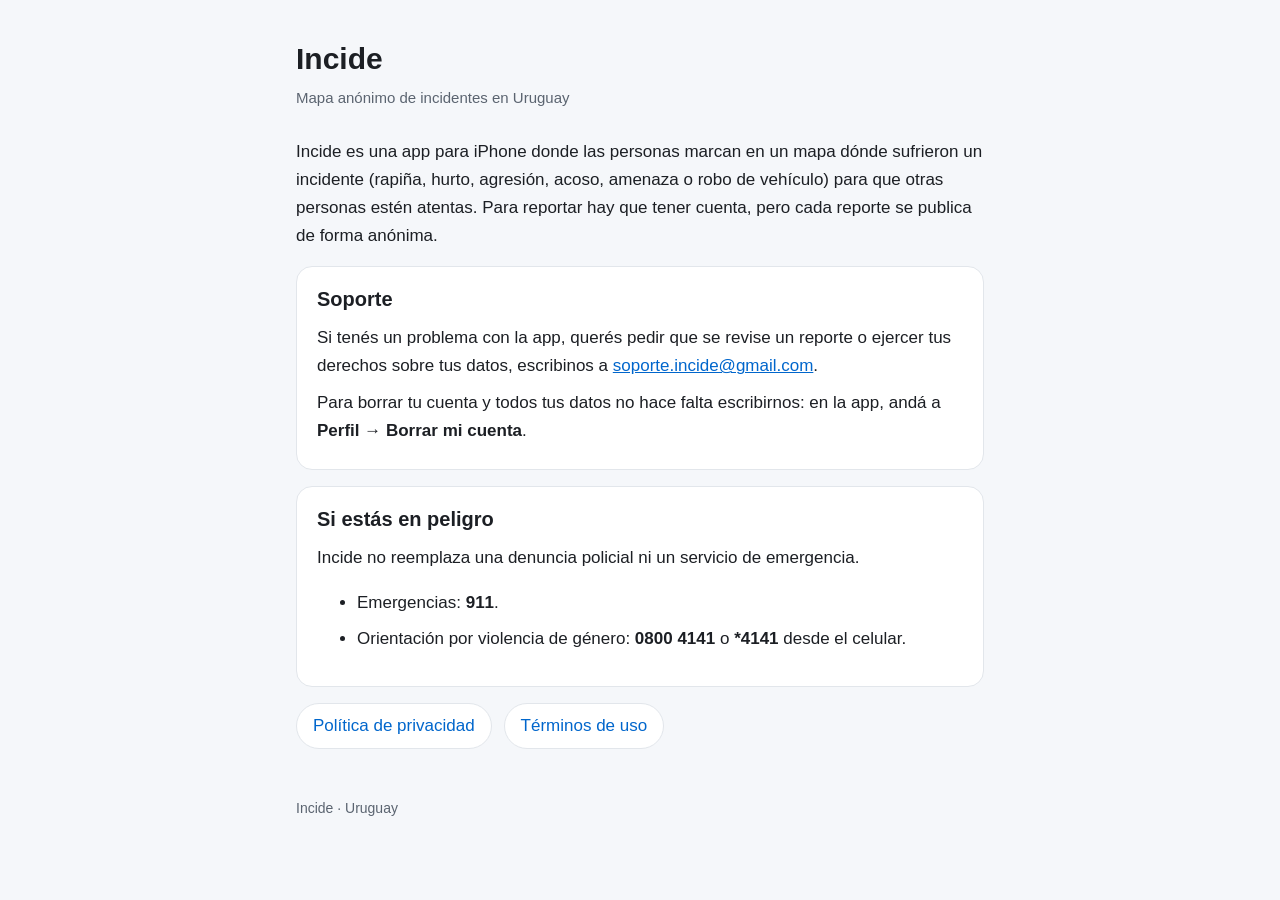
<file: index.html>
<!doctype html>
<html lang="es-UY">
<head>
  <meta charset="utf-8">
  <meta name="viewport" content="width=device-width, initial-scale=1">
  <title>Incide · Soporte</title>
  <link rel="stylesheet" href="estilo.css">
</head>
<body>
<main>
  <header>
    <h1>Incide</h1>
    <p class="fecha">Mapa anónimo de incidentes en Uruguay</p>
  </header>

  <p>Incide es una app para iPhone donde las personas marcan en un mapa dónde sufrieron un incidente (rapiña, hurto, agresión, acoso, amenaza o robo de vehículo) para que otras personas estén atentas. Para reportar hay que tener cuenta, pero cada reporte se publica de forma anónima.</p>

  <div class="tarjeta">
    <h2 style="margin-top:0">Soporte</h2>
    <p>Si tenés un problema con la app, querés pedir que se revise un reporte o ejercer tus derechos sobre tus datos, escribinos a <a href="mailto:soporte.incide@gmail.com">soporte.incide@gmail.com</a>.</p>
    <p>Para borrar tu cuenta y todos tus datos no hace falta escribirnos: en la app, andá a <strong>Perfil → Borrar mi cuenta</strong>.</p>
  </div>

  <div class="tarjeta">
    <h2 style="margin-top:0">Si estás en peligro</h2>
    <p>Incide no reemplaza una denuncia policial ni un servicio de emergencia.</p>
    <ul>
      <li>Emergencias: <strong>911</strong>.</li>
      <li>Orientación por violencia de género: <strong>0800 4141</strong> o <strong>*4141</strong> desde el celular.</li>
    </ul>
  </div>

  <nav class="paginas">
    <a href="privacidad.html">Política de privacidad</a>
    <a href="terminos.html">Términos de uso</a>
  </nav>

  <footer>Incide · Uruguay</footer>
</main>
</body>
</html>
</file>
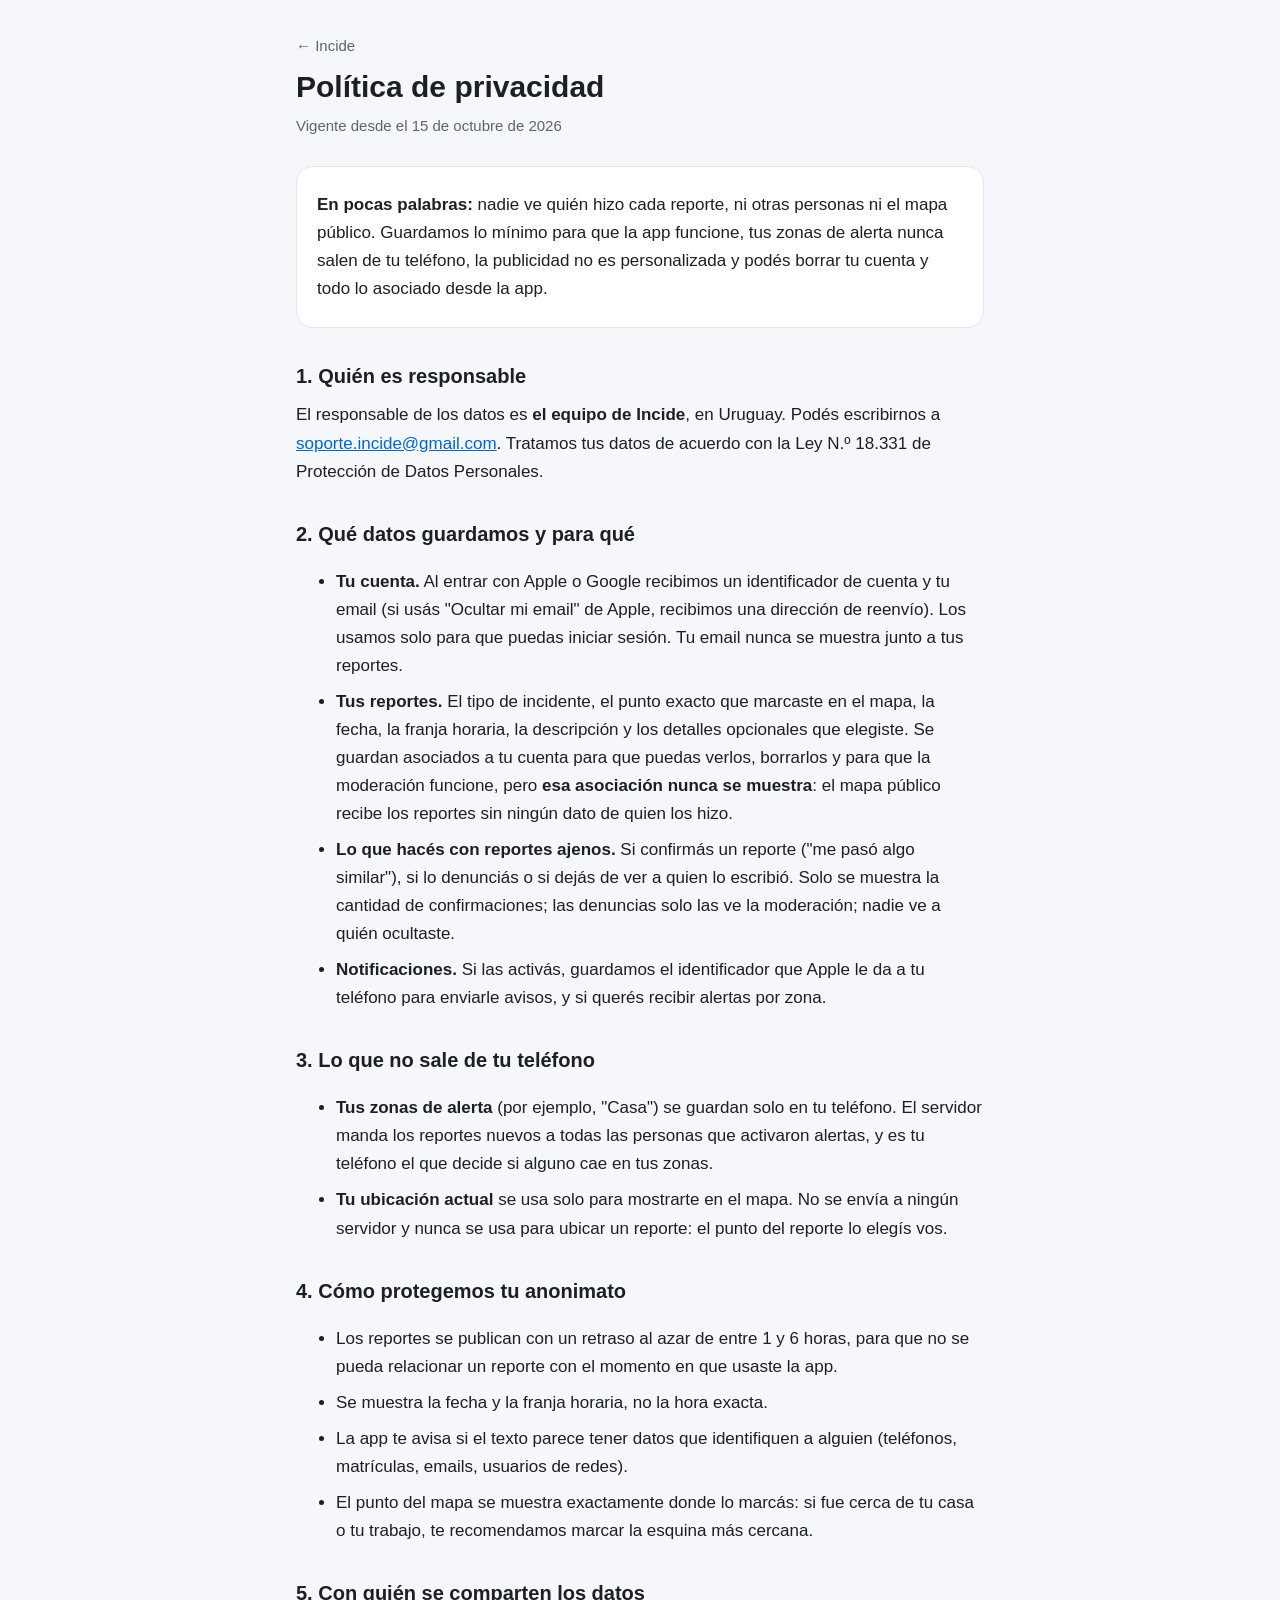
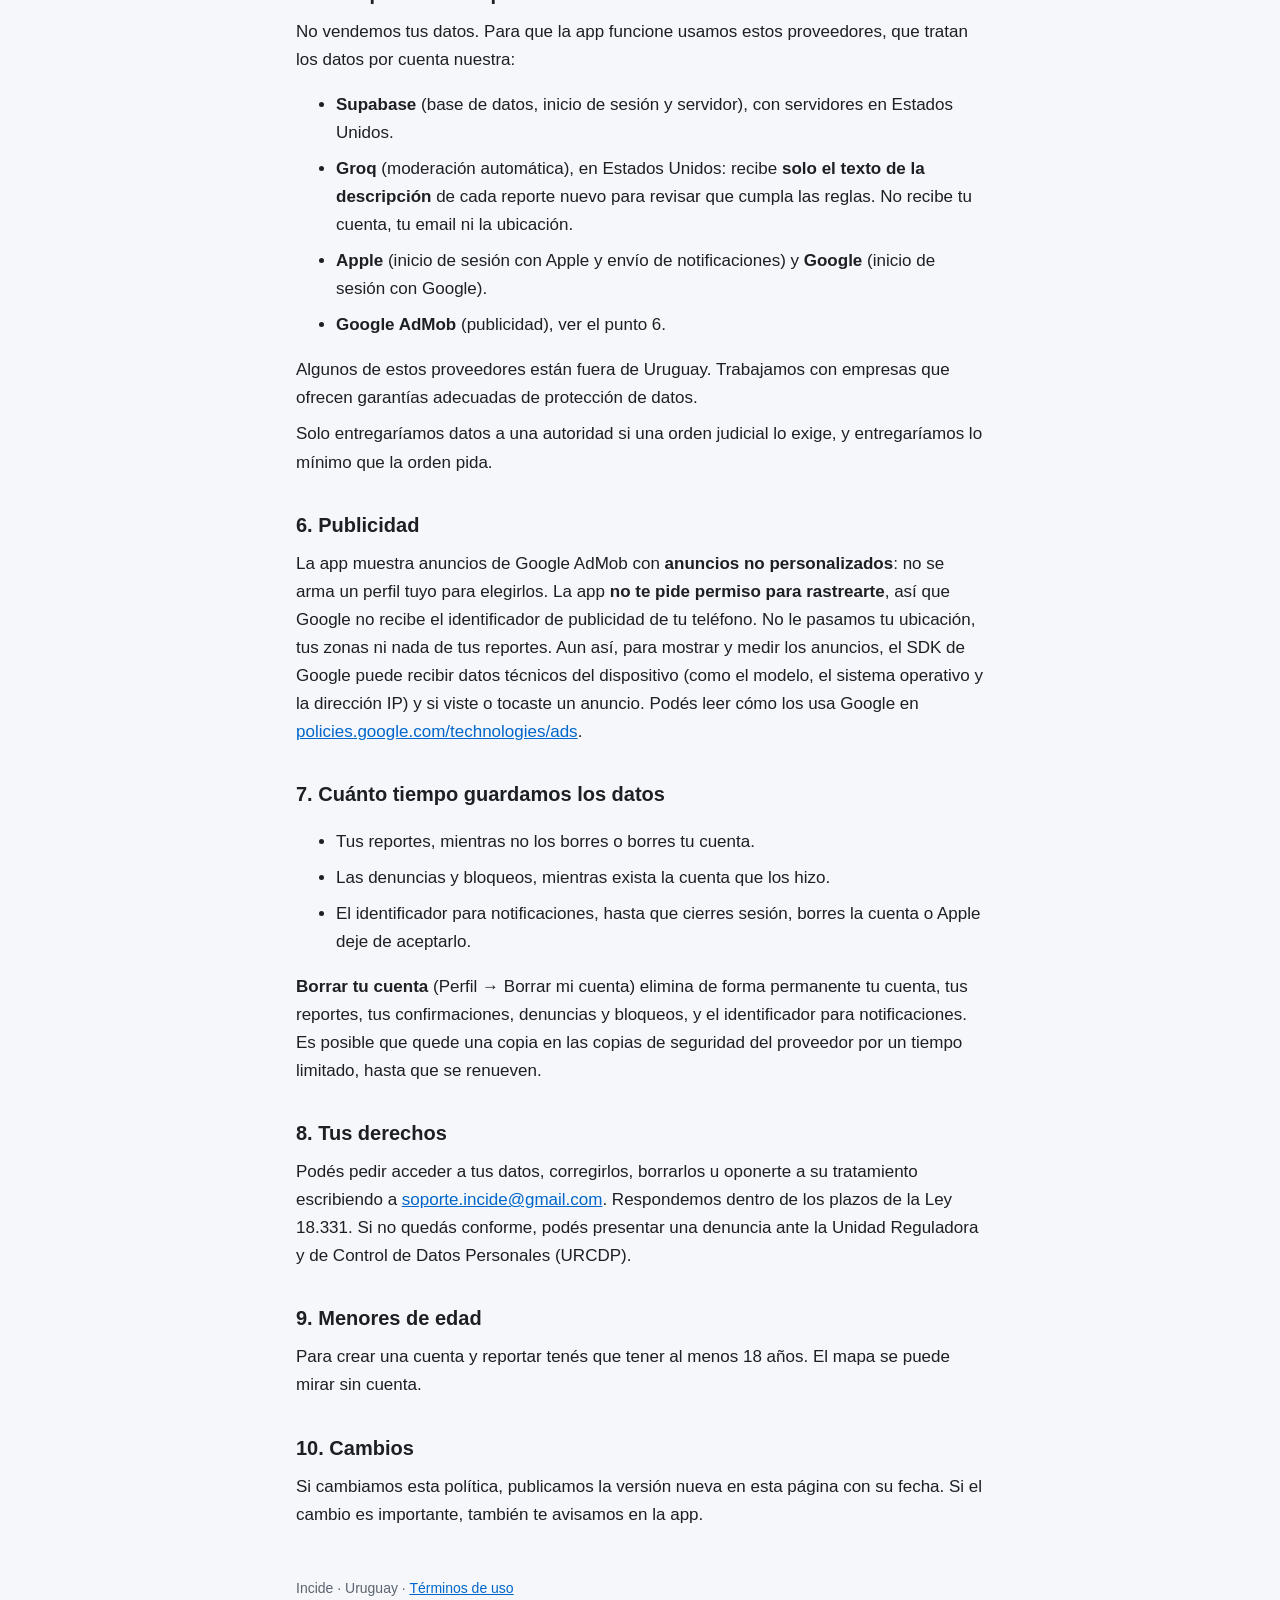
<file: privacidad.html>
<!doctype html>
<html lang="es-UY">
<head>
  <meta charset="utf-8">
  <meta name="viewport" content="width=device-width, initial-scale=1">
  <title>Incide · Política de privacidad</title>
  <link rel="stylesheet" href="estilo.css">
</head>
<body>
<main>
  <header>
    <a href="index.html">← Incide</a>
    <h1>Política de privacidad</h1>
    <p class="fecha">Vigente desde el 15 de octubre de 2026</p>
  </header>

  <div class="tarjeta">
    <p><strong>En pocas palabras:</strong> nadie ve quién hizo cada reporte, ni otras personas ni el mapa público. Guardamos lo mínimo para que la app funcione, tus zonas de alerta nunca salen de tu teléfono, la publicidad no es personalizada y podés borrar tu cuenta y todo lo asociado desde la app.</p>
  </div>

  <h2>1. Quién es responsable</h2>
  <p>El responsable de los datos es <strong>el equipo de Incide</strong>, en Uruguay. Podés escribirnos a <a href="mailto:soporte.incide@gmail.com">soporte.incide@gmail.com</a>. Tratamos tus datos de acuerdo con la Ley N.º 18.331 de Protección de Datos Personales.</p>

  <h2>2. Qué datos guardamos y para qué</h2>
  <ul>
    <li><strong>Tu cuenta.</strong> Al entrar con Apple o Google recibimos un identificador de cuenta y tu email (si usás "Ocultar mi email" de Apple, recibimos una dirección de reenvío). Los usamos solo para que puedas iniciar sesión. Tu email nunca se muestra junto a tus reportes.</li>
    <li><strong>Tus reportes.</strong> El tipo de incidente, el punto exacto que marcaste en el mapa, la fecha, la franja horaria, la descripción y los detalles opcionales que elegiste. Se guardan asociados a tu cuenta para que puedas verlos, borrarlos y para que la moderación funcione, pero <strong>esa asociación nunca se muestra</strong>: el mapa público recibe los reportes sin ningún dato de quien los hizo.</li>
    <li><strong>Lo que hacés con reportes ajenos.</strong> Si confirmás un reporte ("me pasó algo similar"), si lo denunciás o si dejás de ver a quien lo escribió. Solo se muestra la cantidad de confirmaciones; las denuncias solo las ve la moderación; nadie ve a quién ocultaste.</li>
    <li><strong>Notificaciones.</strong> Si las activás, guardamos el identificador que Apple le da a tu teléfono para enviarle avisos, y si querés recibir alertas por zona.</li>
  </ul>

  <h2>3. Lo que no sale de tu teléfono</h2>
  <ul>
    <li><strong>Tus zonas de alerta</strong> (por ejemplo, "Casa") se guardan solo en tu teléfono. El servidor manda los reportes nuevos a todas las personas que activaron alertas, y es tu teléfono el que decide si alguno cae en tus zonas.</li>
    <li><strong>Tu ubicación actual</strong> se usa solo para mostrarte en el mapa. No se envía a ningún servidor y nunca se usa para ubicar un reporte: el punto del reporte lo elegís vos.</li>
  </ul>

  <h2>4. Cómo protegemos tu anonimato</h2>
  <ul>
    <li>Los reportes se publican con un retraso al azar de entre 1 y 6 horas, para que no se pueda relacionar un reporte con el momento en que usaste la app.</li>
    <li>Se muestra la fecha y la franja horaria, no la hora exacta.</li>
    <li>La app te avisa si el texto parece tener datos que identifiquen a alguien (teléfonos, matrículas, emails, usuarios de redes).</li>
    <li>El punto del mapa se muestra exactamente donde lo marcás: si fue cerca de tu casa o tu trabajo, te recomendamos marcar la esquina más cercana.</li>
  </ul>

  <h2>5. Con quién se comparten los datos</h2>
  <p>No vendemos tus datos. Para que la app funcione usamos estos proveedores, que tratan los datos por cuenta nuestra:</p>
  <ul>
    <li><strong>Supabase</strong> (base de datos, inicio de sesión y servidor), con servidores en Estados Unidos.</li>
    <li><strong>Groq</strong> (moderación automática), en Estados Unidos: recibe <strong>solo el texto de la descripción</strong> de cada reporte nuevo para revisar que cumpla las reglas. No recibe tu cuenta, tu email ni la ubicación.</li>
    <li><strong>Apple</strong> (inicio de sesión con Apple y envío de notificaciones) y <strong>Google</strong> (inicio de sesión con Google).</li>
    <li><strong>Google AdMob</strong> (publicidad), ver el punto 6.</li>
  </ul>
  <p>Algunos de estos proveedores están fuera de Uruguay. Trabajamos con empresas que ofrecen garantías adecuadas de protección de datos.</p>
  <p>Solo entregaríamos datos a una autoridad si una orden judicial lo exige, y entregaríamos lo mínimo que la orden pida.</p>

  <h2>6. Publicidad</h2>
  <p>La app muestra anuncios de Google AdMob con <strong>anuncios no personalizados</strong>: no se arma un perfil tuyo para elegirlos. La app <strong>no te pide permiso para rastrearte</strong>, así que Google no recibe el identificador de publicidad de tu teléfono. No le pasamos tu ubicación, tus zonas ni nada de tus reportes. Aun así, para mostrar y medir los anuncios, el SDK de Google puede recibir datos técnicos del dispositivo (como el modelo, el sistema operativo y la dirección IP) y si viste o tocaste un anuncio. Podés leer cómo los usa Google en <a href="https://policies.google.com/technologies/ads?hl=es">policies.google.com/technologies/ads</a>.</p>

  <h2>7. Cuánto tiempo guardamos los datos</h2>
  <ul>
    <li>Tus reportes, mientras no los borres o borres tu cuenta.</li>
    <li>Las denuncias y bloqueos, mientras exista la cuenta que los hizo.</li>
    <li>El identificador para notificaciones, hasta que cierres sesión, borres la cuenta o Apple deje de aceptarlo.</li>
  </ul>
  <p><strong>Borrar tu cuenta</strong> (Perfil → Borrar mi cuenta) elimina de forma permanente tu cuenta, tus reportes, tus confirmaciones, denuncias y bloqueos, y el identificador para notificaciones. Es posible que quede una copia en las copias de seguridad del proveedor por un tiempo limitado, hasta que se renueven.</p>

  <h2>8. Tus derechos</h2>
  <p>Podés pedir acceder a tus datos, corregirlos, borrarlos u oponerte a su tratamiento escribiendo a <a href="mailto:soporte.incide@gmail.com">soporte.incide@gmail.com</a>. Respondemos dentro de los plazos de la Ley 18.331. Si no quedás conforme, podés presentar una denuncia ante la Unidad Reguladora y de Control de Datos Personales (URCDP).</p>

  <h2>9. Menores de edad</h2>
  <p>Para crear una cuenta y reportar tenés que tener al menos 18 años. El mapa se puede mirar sin cuenta.</p>

  <h2>10. Cambios</h2>
  <p>Si cambiamos esta política, publicamos la versión nueva en esta página con su fecha. Si el cambio es importante, también te avisamos en la app.</p>

  <footer>Incide · Uruguay · <a href="terminos.html">Términos de uso</a></footer>
</main>
</body>
</html>
</file>
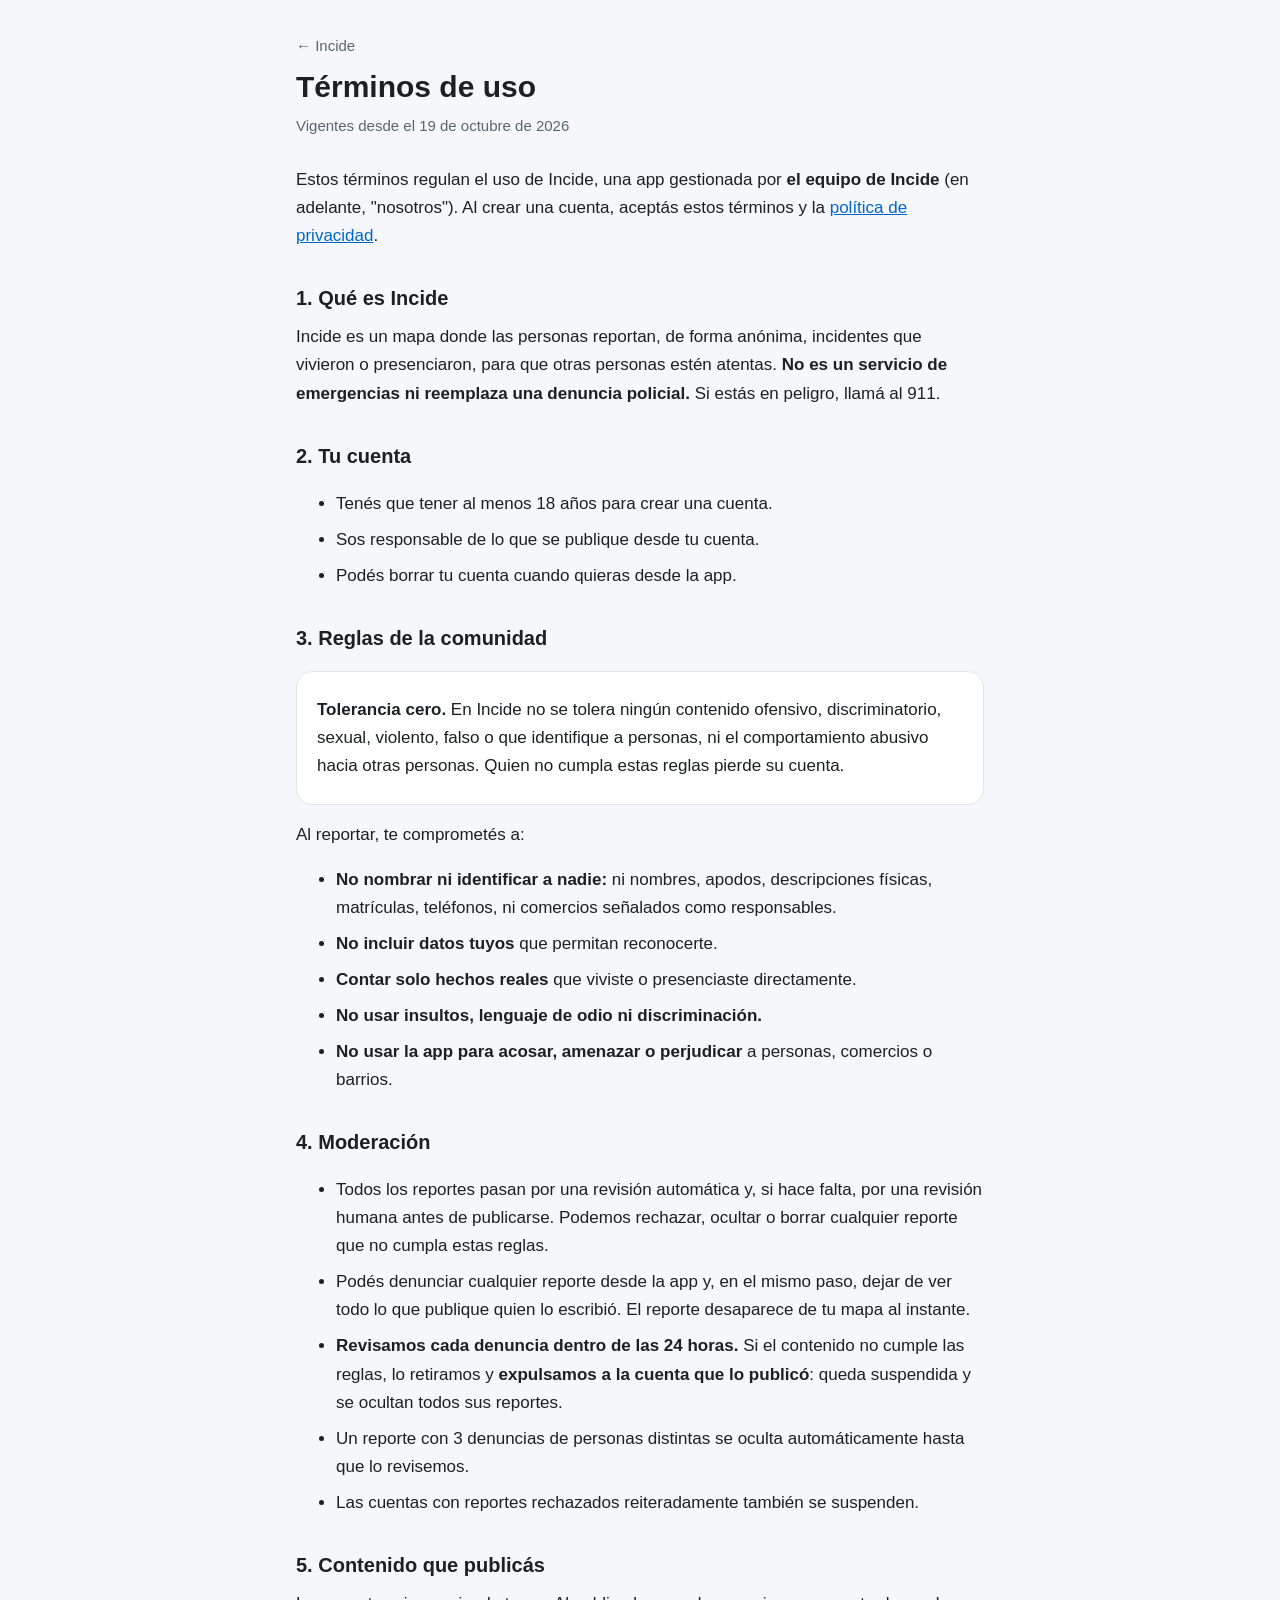
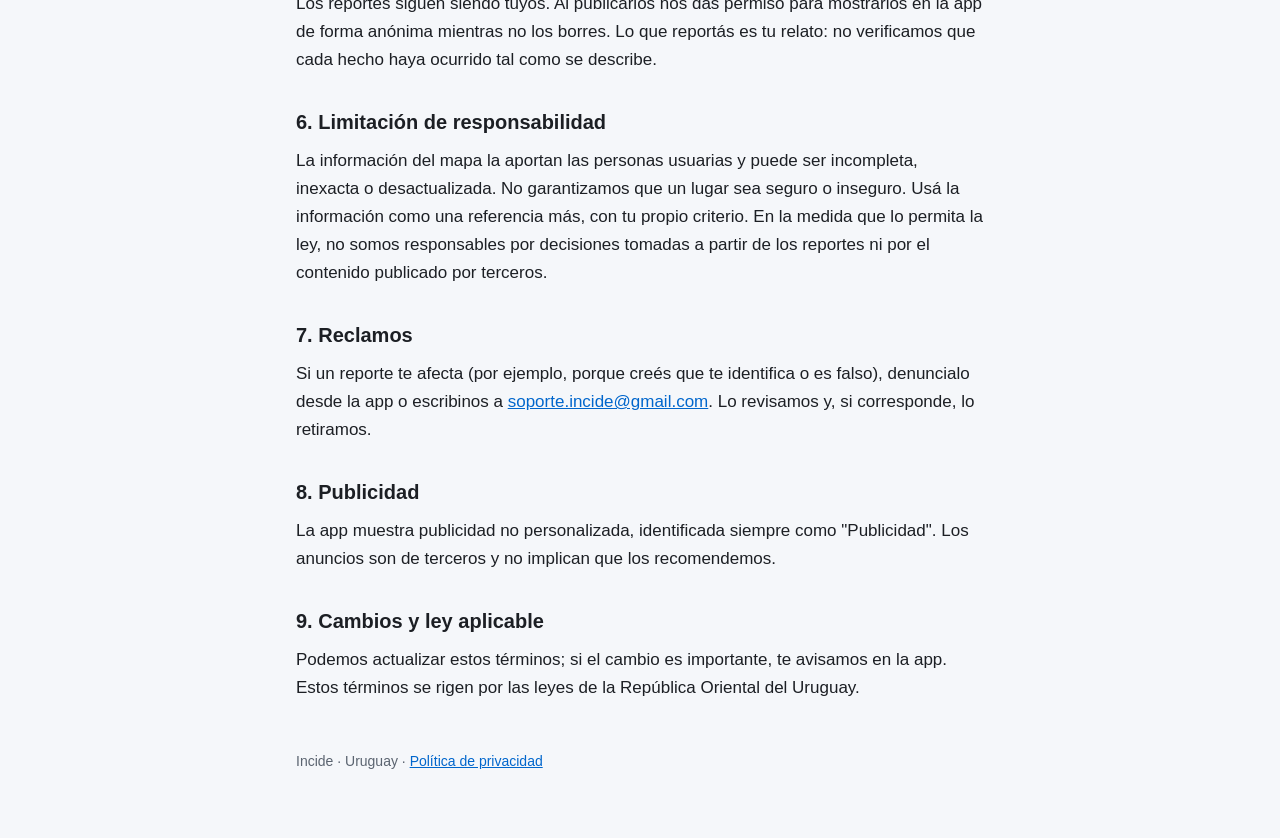
<file: terminos.html>
<!doctype html>
<html lang="es-UY">
<head>
  <meta charset="utf-8">
  <meta name="viewport" content="width=device-width, initial-scale=1">
  <title>Incide · Términos de uso</title>
  <link rel="stylesheet" href="estilo.css">
</head>
<body>
<main>
  <header>
    <a href="index.html">← Incide</a>
    <h1>Términos de uso</h1>
    <p class="fecha">Vigentes desde el 19 de octubre de 2026</p>
  </header>

  <p>Estos términos regulan el uso de Incide, una app gestionada por <strong>el equipo de Incide</strong> (en adelante, "nosotros"). Al crear una cuenta, aceptás estos términos y la <a href="privacidad.html">política de privacidad</a>.</p>

  <h2>1. Qué es Incide</h2>
  <p>Incide es un mapa donde las personas reportan, de forma anónima, incidentes que vivieron o presenciaron, para que otras personas estén atentas. <strong>No es un servicio de emergencias ni reemplaza una denuncia policial.</strong> Si estás en peligro, llamá al 911.</p>

  <h2>2. Tu cuenta</h2>
  <ul>
    <li>Tenés que tener al menos 18 años para crear una cuenta.</li>
    <li>Sos responsable de lo que se publique desde tu cuenta.</li>
    <li>Podés borrar tu cuenta cuando quieras desde la app.</li>
  </ul>

  <h2>3. Reglas de la comunidad</h2>
  <div class="tarjeta">
    <p><strong>Tolerancia cero.</strong> En Incide no se tolera ningún contenido ofensivo, discriminatorio, sexual, violento, falso o que identifique a personas, ni el comportamiento abusivo hacia otras personas. Quien no cumpla estas reglas pierde su cuenta.</p>
  </div>
  <p>Al reportar, te comprometés a:</p>
  <ul>
    <li><strong>No nombrar ni identificar a nadie:</strong> ni nombres, apodos, descripciones físicas, matrículas, teléfonos, ni comercios señalados como responsables.</li>
    <li><strong>No incluir datos tuyos</strong> que permitan reconocerte.</li>
    <li><strong>Contar solo hechos reales</strong> que viviste o presenciaste directamente.</li>
    <li><strong>No usar insultos, lenguaje de odio ni discriminación.</strong></li>
    <li><strong>No usar la app para acosar, amenazar o perjudicar</strong> a personas, comercios o barrios.</li>
  </ul>

  <h2>4. Moderación</h2>
  <ul>
    <li>Todos los reportes pasan por una revisión automática y, si hace falta, por una revisión humana antes de publicarse. Podemos rechazar, ocultar o borrar cualquier reporte que no cumpla estas reglas.</li>
    <li>Podés denunciar cualquier reporte desde la app y, en el mismo paso, dejar de ver todo lo que publique quien lo escribió. El reporte desaparece de tu mapa al instante.</li>
    <li><strong>Revisamos cada denuncia dentro de las 24 horas.</strong> Si el contenido no cumple las reglas, lo retiramos y <strong>expulsamos a la cuenta que lo publicó</strong>: queda suspendida y se ocultan todos sus reportes.</li>
    <li>Un reporte con 3 denuncias de personas distintas se oculta automáticamente hasta que lo revisemos.</li>
    <li>Las cuentas con reportes rechazados reiteradamente también se suspenden.</li>
  </ul>

  <h2>5. Contenido que publicás</h2>
  <p>Los reportes siguen siendo tuyos. Al publicarlos nos das permiso para mostrarlos en la app de forma anónima mientras no los borres. Lo que reportás es tu relato: no verificamos que cada hecho haya ocurrido tal como se describe.</p>

  <h2>6. Limitación de responsabilidad</h2>
  <p>La información del mapa la aportan las personas usuarias y puede ser incompleta, inexacta o desactualizada. No garantizamos que un lugar sea seguro o inseguro. Usá la información como una referencia más, con tu propio criterio. En la medida que lo permita la ley, no somos responsables por decisiones tomadas a partir de los reportes ni por el contenido publicado por terceros.</p>

  <h2>7. Reclamos</h2>
  <p>Si un reporte te afecta (por ejemplo, porque creés que te identifica o es falso), denuncialo desde la app o escribinos a <a href="mailto:soporte.incide@gmail.com">soporte.incide@gmail.com</a>. Lo revisamos y, si corresponde, lo retiramos.</p>

  <h2>8. Publicidad</h2>
  <p>La app muestra publicidad no personalizada, identificada siempre como "Publicidad". Los anuncios son de terceros y no implican que los recomendemos.</p>

  <h2>9. Cambios y ley aplicable</h2>
  <p>Podemos actualizar estos términos; si el cambio es importante, te avisamos en la app. Estos términos se rigen por las leyes de la República Oriental del Uruguay.</p>

  <footer>Incide · Uruguay · <a href="privacidad.html">Política de privacidad</a></footer>
</main>
</body>
</html>
</file>
<file: estilo.css>
:root {
  --fondo: #f5f7fa;
  --texto: #1c1f24;
  --suave: #5b6470;
  --acento: #0066cc;
  --tarjeta: #ffffff;
  --borde: #e2e6eb;
}

@media (prefers-color-scheme: dark) {
  :root {
    --fondo: #111317;
    --texto: #eceff3;
    --suave: #a4acb6;
    --acento: #4da3ff;
    --tarjeta: #1a1d22;
    --borde: #2b3038;
  }
}

* { box-sizing: border-box; }

body {
  margin: 0;
  background: var(--fondo);
  color: var(--texto);
  font: 17px/1.65 -apple-system, BlinkMacSystemFont, "Segoe UI", Roboto, sans-serif;
}

main {
  max-width: 720px;
  margin: 0 auto;
  padding: 32px 16px 64px;
}

header { margin-bottom: 28px; }
header a { color: var(--suave); text-decoration: none; font-size: 15px; }

h1 { font-size: 30px; line-height: 1.25; margin: 8px 0 4px; }
h2 { font-size: 20px; margin: 32px 0 8px; }
p, li { margin: 8px 0; }
a { color: var(--acento); }
.fecha { color: var(--suave); font-size: 15px; }

.tarjeta {
  background: var(--tarjeta);
  border: 1px solid var(--borde);
  border-radius: 16px;
  padding: 16px 20px;
  margin: 16px 0;
}

nav.paginas { display: flex; flex-wrap: wrap; gap: 12px; margin-top: 16px; }
nav.paginas a {
  background: var(--tarjeta);
  border: 1px solid var(--borde);
  border-radius: 999px;
  padding: 8px 16px;
  text-decoration: none;
}

footer { margin-top: 48px; color: var(--suave); font-size: 14px; }
</file>
